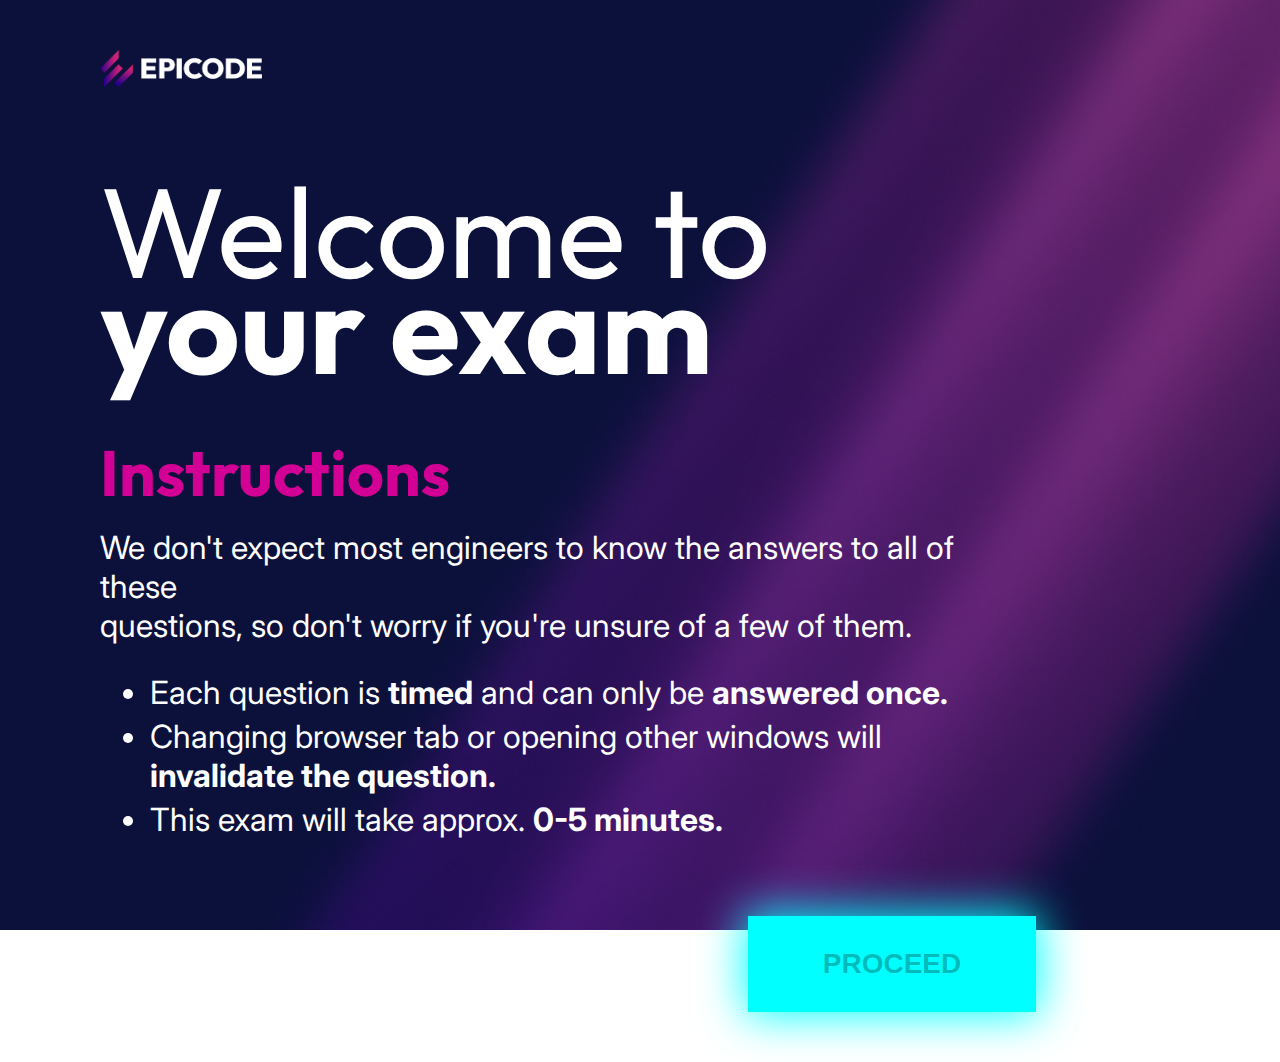
<file: index.html>
<!DOCTYPE html>
<html lang="en">
  <head>
    <!-- META_TAGS -->
    <meta charset="UTF-8" />
    <meta content="width=device-width, initial-scale=1.0" name="viewport" />
    <meta name="description" content="DESCRIZIONE" />

    <!-- GOOGLE FONT -->
    <link rel="preconnect" href="https://fonts.googleapis.com" />
    <link rel="preconnect" href="https://fonts.gstatic.com" crossorigin />
    <link
      href="https://fonts.googleapis.com/css2?family=Inter:wght@400;700&family=Outfit:wght@400;700&display=swap"
      rel="stylesheet"
    />

    <!-- FONTAWESOME 5.15.4 -->
    <link
      rel="stylesheet"
      href="https://cdnjs.cloudflare.com/ajax/libs/font-awesome/5.15.4/css/all.min.css"
      integrity="sha512-1ycn6IcaQQ40/MKBW2W4Rhis/DbILU74C1vSrLJxCq57o941Ym01SwNsOMqvEBFlcgUa6xLiPY/NS5R+E6ztJQ=="
      crossorigin="anonymous"
      referrerpolicy="no-referrer"
    />

    <!-- CSS -->
    <link rel="stylesheet" href="#" />
    <link rel="stylesheet" href="./assets/css/style.css" />

    <!-- WEBPAGE_NAME -->
    <title>WELCOME to EPICODE</title>
  </head>
  <body>
    <!-- BEGIN_HEADER -->
    <header>
      <div>
        <a href="https://epicode.com/"><img src="./assets/img/epicode_logo.png" alt="" /></a>
      </div>
      <h1>
        Welcome to
        <span>your exam</span>
      </h1>
    </header>
    <!-- END_HEADER -->

    <!-- BEGIN_MAIN -->
    <main>
      <div>
        <h2>Instructions</h2>
      </div>
      <section>
        <div class="description">
          <p>We don't expect most engineers to know the answers to all of these</p>
          <p>questions, so don't worry if you're unsure of a few of them.</p>
        </div>
        <div class="list">
          <ul>
            <li>
              Each question is <span>timed</span> and can only be
              <span>answered once.</span>
            </li>
            <li>
              Changing browser tab or opening other windows will
              <span>invalidate the question.</span>
            </li>
            <li>This exam will take approx. <span>0-5 minutes.</span></li>
          </ul>
        </div>
      </section>
      <div class="check-rule">
        <label for="checkboxId" class="checkbox-wrapper">
          <input type="checkbox" name="check" id="checkboxId" />
          <span class="checkmark"></span>
          <p>I promise to answer myself without help from anyone</p>
        </label>

        <div class="checkbutton-div">
          <button type="button" id="proceed-btn">PROCEED</button>
        </div>
      </div>
    </main>
    <!-- END_MAIN -->

    <!-- BEGIN_FOOTER -->
    <footer></footer>
    <!-- END_FOOTER -->

    <!-- BEGIN_SCRIPT -->
    <script>
      window.onload = function () {
        const checkbox = document.getElementById("checkboxId");
        const proceedButton = document.getElementById("proceed-btn");

        proceedButton.disabled = true;

        checkbox.addEventListener("change", function () {
          proceedButton.disabled = !checkbox.checked;
        });

        proceedButton.addEventListener("click", function () {
          window.location.href = "./benchmark-page.html";
        });
      };
    </script>
    <!-- END_SCRIPT -->
  </body>
</html>
</file>
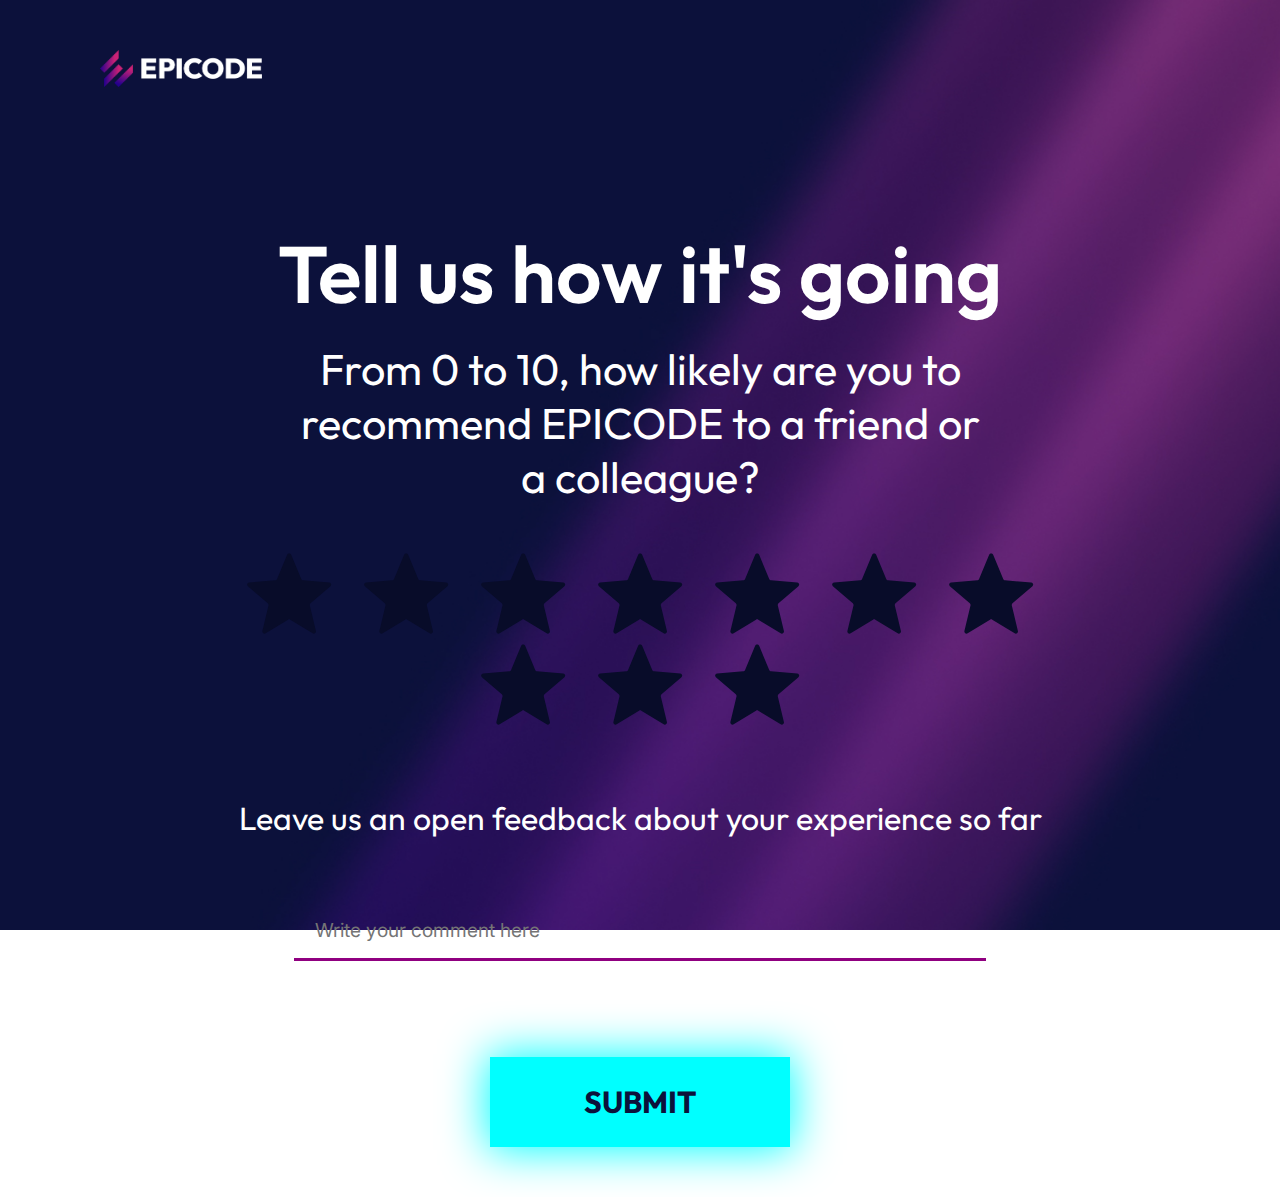
<file: feedback.html>
<!DOCTYPE html>
<html lang="en">
  <head>
    <meta charset="UTF-8" />
    <meta name="viewport" content="width=device-width, initial-scale=1.0" />
    <title>Feedback page</title>
    <link rel="preconnect" href="https://fonts.googleapis.com" />
    <link rel="preconnect" href="https://fonts.gstatic.com" crossorigin />
    <link
      href="https://fonts.googleapis.com/css2?family=Inter:wght@400;700&family=Outfit:wght@400;700&display=swap"
      rel="stylesheet"
    />
    <link rel="stylesheet" href="./assets/css/style-feedback.css" />
  </head>
  <body>
    <header>
      <div class="logo">
        <a href="https://epicode.com/"><img src="./assets/img/epicode_logo.png" alt="Epicode logo" /></a>
      </div>
    </header>
    <main>
      <form id="form-rating">
        <div id="container">
          <div class="text">
            <h1>Tell us how it's going</h1>
            <p>From 0 to 10, how likely are you to recommend EPICODE to a friend or a colleague?</p>
          </div>
          <div class="stars"></div>
          <div class="text2"><h3>Leave us an open feedback about your experience so far</h3></div>
          <div class="comment">
            <input type="text" placeholder=" Write your comment here" id="input-text" required />
          </div>

          <div class="button">
            <button type="submit" id="more-btn">SUBMIT</button>
          </div>
        </div>
      </form>
    </main>
    <!-- BEGIN_SCRIPT -->

    <script src="./assets/js/feedback.js"></script>
    <!-- END_SCRIPT -->
  </body>
</html>
</file>
<file: assets/css/style.css>
/* RULES */
*,
*::before,
*::after {
  margin: 0;
  padding: 0;
  box-sizing: border-box;
}

body {
  font-family: "Inter", sans-serif;
  background-image: url(../img/bg.jpg);
  background-size: cover;
  background-repeat: no-repeat;
  background-position: center;
  background-attachment: fixed;
  width: 100%;
  padding-inline: 100px;
  padding-block: 50px;
  font-size: 2rem;
  color: white;
}
/* UTILITY */

/* HEADER */
header {
  margin-bottom: 25px;
}
header img {
  width: 15%;
  margin-bottom: 55px;
}
header h1 {
  color: white;

  font-family: "Outfit", sans-serif;
  font-weight: 400;
  font-size: 8rem;
}
header h1 span {
  font-family: "Outfit", sans-serif;
  font-weight: 700;
  display: block;
  margin-top: -65px;
}

/* MAIN */
main {
  width: 80%;
}
main h2 {
  color: #d20094;
  font-size: 4rem;
  margin-bottom: 15px;
  font-family: "Outfit", sans-serif;
}
section {
  margin-bottom: 75px;
}

.description {
  margin-bottom: 25px;
}
.list ul {
  padding-left: 50px;
}
.list li {
  padding-block: 2.5px;
}
.list li span {
  font-weight: 700;
}

.check-rule {
  width: 100%;
  display: flex;
  flex-direction: row;
  flex-wrap: wrap;
}
/* .checkbox-div {
  display: inline-block;
  width: 65%;
} */

.checkbutton-div {
  display: flex;
  /* vertical-align: middle; */
  /* margin-top: auto; */
  width: 25%;
  margin-left: auto;
  /* align-items: center; */
  flex-direction: column;
  justify-content: center;
}
.checkbox-wrapper {
  width: 75%;
  display: flex;
  align-items: center;
  cursor: pointer;
}

/* Nascondo il checkbox di base del browser */
.checkbox-wrapper input {
  display: none;
}

/* creo il mio checkbox */
.checkbox-wrapper .checkmark {
  display: flex;
  min-width: 30px;
  height: 30px;
  border: 3px solid white;
}

.checkbox-wrapper:hover input ~ .checkmark {
  background-color: #cccccc;
}
/* Quando l'input è selezionato, coloro il bordo dell'input */
.checkbox-wrapper input:checked ~ .checkmark {
  background-color: #d20094;
}

.check-rule p {
  font-weight: 700;
  margin-inline: 20px;
}

.check-rule button {
  background-color: #00ffff;
  width: 18rem;
  height: 6rem;

  box-shadow: 0px 0px 45px 3px #00ffff;
  font-weight: bold;
  font-size: 28px;
  border: none;

  cursor: pointer;
}

/* FOOTER */
</file>
<file: assets/css/style-feedback.css>
*,
*::before,
*::after {
  margin: 0;
  padding: 0;
  box-sizing: border-box;
  font-family: "inter", sans-serif;
}

body {
  font-family: "Inter", sans-serif;
  background-image: url(../img/bg.jpg);
  background-size: cover;
  background-repeat: no-repeat;
  background-position: center;
  background-attachment: fixed;
  width: 100%;
  padding-inline: 100px;
  padding-block: 50px;
  font-size: 2rem;
  color: white;
}
main {
  width: 80%;
  text-align: center;
  margin: auto;
}

/* LOGO ELEMENT */
.logo img {
  width: 15%;
}
/* CONTAINER ELEMENTS */
#container {
  margin-top: 8rem;
  width: 100%;
  display: block;
  text-align: center;
}
/* TEXT ELEMENTS */
.text {
  margin-bottom: 3rem;
}

.text h1 {
  font-family: "Outfit", sans-serif;
  font-size: 5rem;
  font-weight: 600;
  margin-bottom: 2%;
}

.text p {
  width: 80%;
  font-family: "Outfit", sans-serif;
  font-size: 2.7rem;
  font-weight: 400;
  display: inline-block;
  text-align: center;
}
/* STARS ELEMENTS */
.stars {
  display: block;
  text-align: center;
  margin-bottom: 4rem;
}

.div-star {
  display: inline-block;
}

.stars svg {
  margin-inline: 1rem;
  display: inline-block;
  height: auto;
  width: 85px;

  cursor: pointer;
}
/* .div-star svg path:hover {
  fill: #00ffff;
} */
#stars path {
  fill: #00ffff;
}

/* TEXT2 ELEMENTS */
.text2 {
  margin-bottom: 2rem;
}
.text2 h3 {
  font-family: "Outfit", sans-serif;
  font-size: 2rem;
  font-weight: 400;
}

/* INPUT ELEMENTS */

.comment input {
  width: 80%;
  margin-block: 2rem;
  background: none;
  border: none;
  border-bottom: 3px solid #900080;
  font-size: 1.2rem;
  padding: 1rem;
  color: white;
  outline: none;
}

.button {
  text-align: center;

  margin-top: 2rem;
}
button {
  font-family: "Outfit", sans-serif;
  display: inline-block;
  text-align: center;
  width: 300px;
  height: 90px;
  border: none;
  background-color: #00ffff;
  color: #0c113b;
  font-size: 1.9rem;
  font-weight: bolder;
  box-shadow: 0px 0px 45px 3px #00ffff;
  cursor: pointer;
  margin-top: 2rem;
}

/* RESULT FEEDBACK ELEMENTS */

svg {
  display: inline-block;
  width: 80px;
  height: auto;
}

#positive-fb svg {
  color: #388750cb;
}

#negative-fb svg {
  color: #ff002687;
}

/* #negative-fb {
  display: none;
} */

#fb-container {
  width: 70%;
  text-align: center;
  margin: auto;
  margin-top: 15rem;
  font-size: 3rem;
}

#fb-container p {
  font-family: "Outfit", sans-serif;
}

footer {
  font-family: "Inter", sans-serif;
  text-align: center;
  font-size: 1.2rem;
  color: rgba(250, 250, 250, 0.5);
  margin-top: 16rem;
}
footer p {
  margin-top: 0.5rem;
}

footer button a {
  text-decoration: none;
}
footer button:hover {
  color: white;
}
</file>
